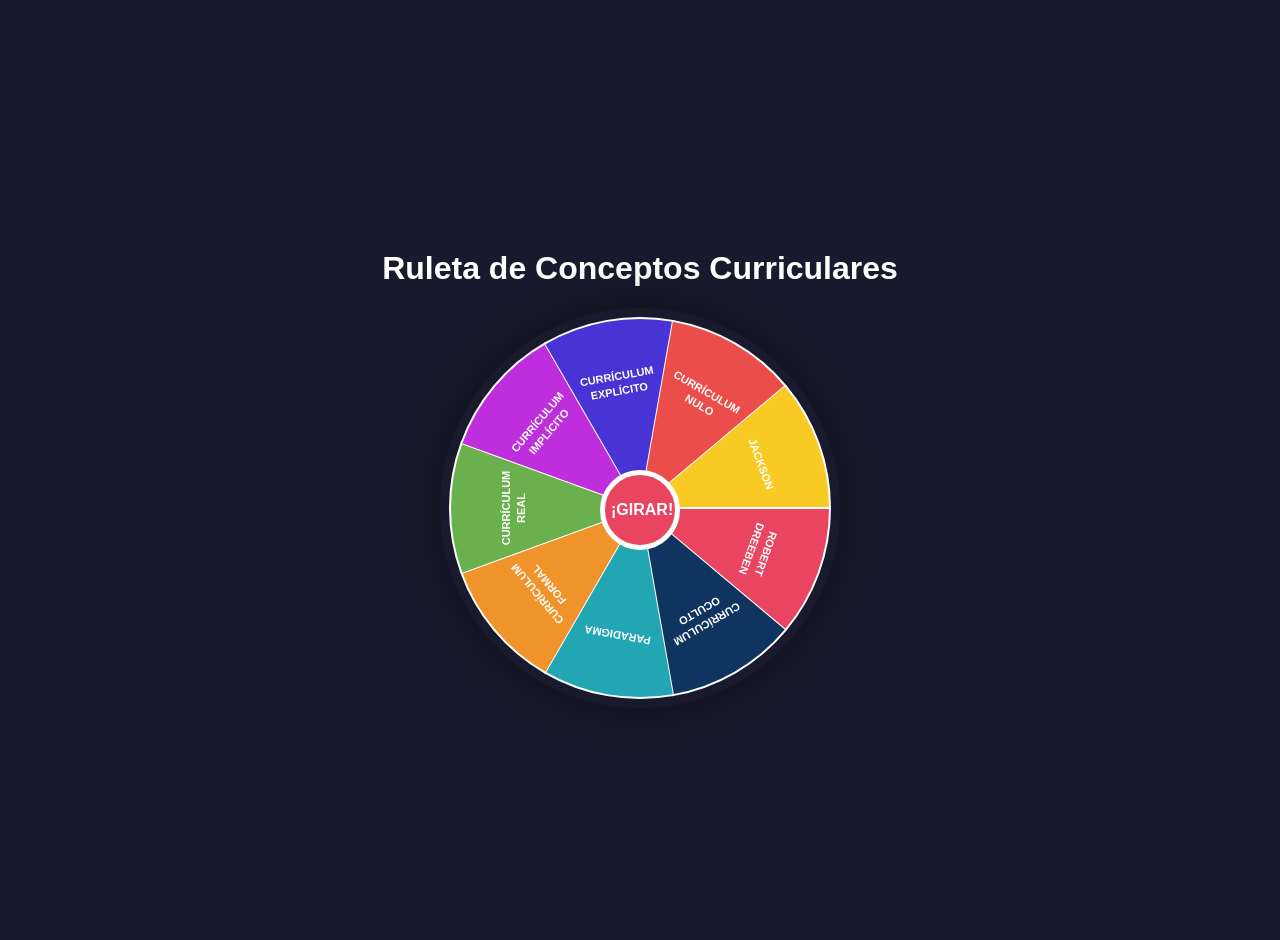
<file: index.html>
<!DOCTYPE html>
<html lang="es">
<head>
    <meta charset="UTF-8">
    <meta name="viewport" content="width=device-width, initial-scale=1.0">
    <title>Ruleta Pedagógica - 5to Grado</title>
    <link rel="stylesheet" href="style.css">
</head>
<body>

    <div class="container">
        <h1>Ruleta de Conceptos Curriculares</h1>
        
        <!-- Hemos quitado el panel de configuración para que solo quede la ruleta -->

        <div class="ruleta-container">
            <canvas id="canvas" width="400" height="400"></canvas>
            <button id="spin">¡GIRAR!</button>
        </div>

        <div id="pregunta-overlay" class="hidden">
            <div class="pregunta-card">
                <h2 id="categoria-nombre"></h2>
                <p id="pregunta-texto"></p>
                <button onclick="cerrarPregunta()" class="btn-close">Continuar</button>
            </div>
        </div>
    </div>

    <script src="script.js"></script>
</body>
</html>
</file>
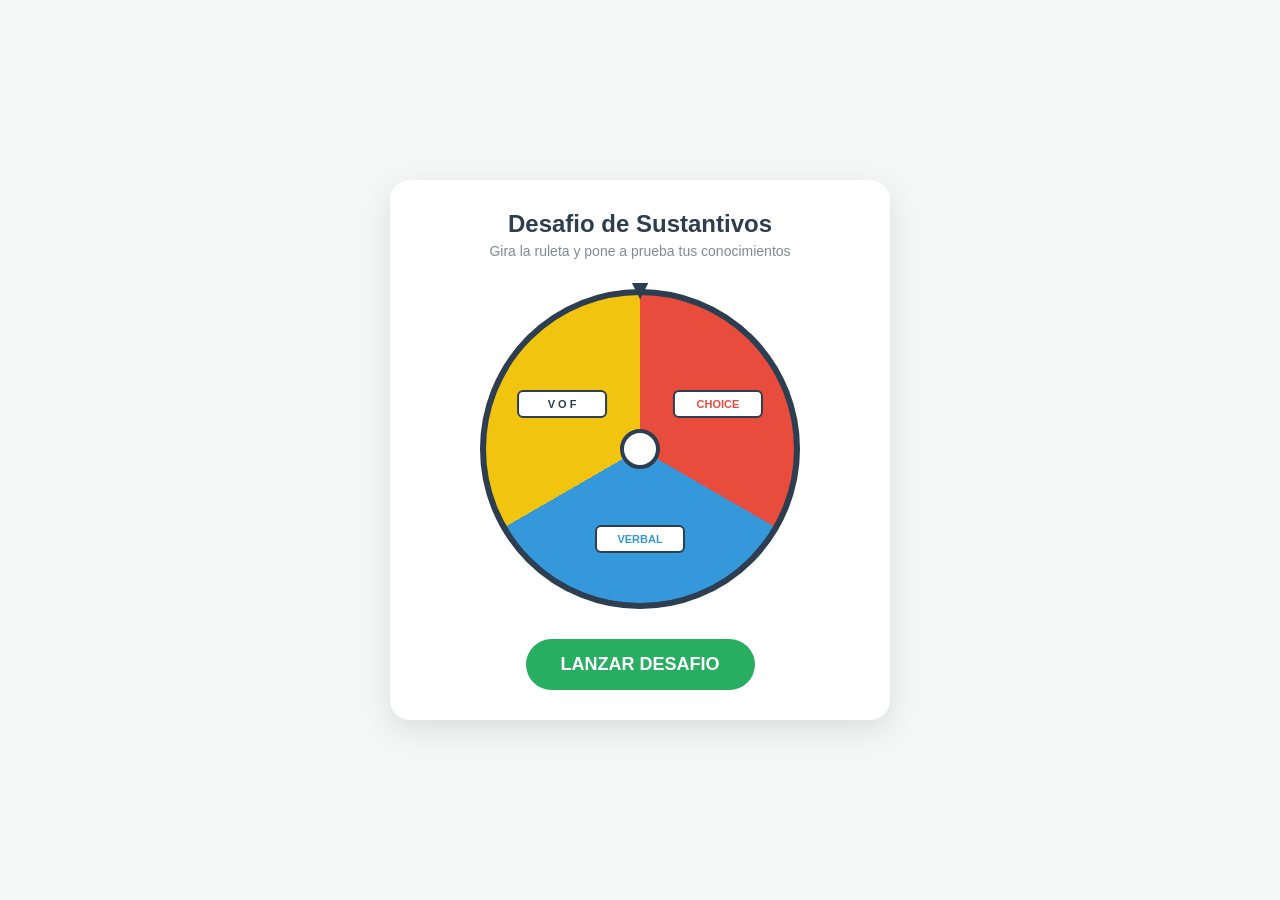
<file: sustantivos.html>
<!DOCTYPE html>
<html lang="es">
<head>
    <meta charset="UTF-8">
    <meta name="viewport" content="width=device-width, initial-scale=1.0">
    <title>Ruleta de Desafio Gramatical</title>
    <style>
        * {
            box-sizing: border-box;
            margin: 0;
            padding: 0;
            font-family: sans-serif;
        }

        body {
            background: #f4f7f6;
            display: flex;
            justify-content: center;
            align-items: center;
            min-height: 100vh;
            padding: 20px;
        }

        .contenedor {
            text-align: center;
            background: #ffffff;
            padding: 30px;
            border-radius: 20px;
            box-shadow: 0 10px 30px rgba(0,0,0,0.1);
            max-width: 500px;
            width: 100%;
        }

        h1 {
            color: #2c3e50;
            font-size: 24px;
            margin-bottom: 5px;
        }

        .subtitulo {
            color: #7f8c8d;
            font-size: 14px;
            margin-bottom: 30px;
        }

        .ruleta-contenedor {
            position: relative;
            width: 320px;
            height: 320px;
            margin: 0 auto 30px auto;
        }

        .indicador {
            position: absolute;
            top: -15px;
            left: 50%;
            transform: translateX(-50%);
            color: #2c3e50;
            font-size: 28px;
            z-index: 10;
        }

        .ruleta {
            width: 100%;
            height: 100%;
            border-radius: 50%;
            border: 6px solid #2c3e50;
            position: relative;
            background: conic-gradient(#e74c3c 0deg 120deg, #3498db 120deg 240deg, #f1c40f 240deg 360deg);
            transform: rotate(0deg);
        }

        .texto-porcion {
            position: absolute;
            width: 90px;
            left: 50%;
            top: 50%;
            background: #ffffff; 
            padding: 6px 4px;
            border-radius: 6px;
            border: 2px solid #2c3e50;
            font-weight: bold; 
            font-size: 11px;
            text-align: center;
        }

        .choice { 
            transform: translate(-50%, -50%) rotate(60deg) translate(0, -90px) rotate(-60deg);
            color: #e74c3c;
        }
        .verbal { 
            transform: translate(-50%, -50%) rotate(180deg) translate(0, -90px) rotate(-180deg);
            color: #3498db;
        }
        .vf { 
            transform: translate(-50%, -50%) rotate(300deg) translate(0, -90px) rotate(-300deg);
            color: #2c3e50;
        }

        .centro-ruleta {
            position: absolute;
            top: 50%;
            left: 50%;
            transform: translate(-50%, -50%);
            width: 40px;
            height: 40px;
            background: #ffffff;
            border: 4px solid #2c3e50;
            border-radius: 50%;
            z-index: 5;
        }

        #boton-girar {
            background: #27ae60;
            color: #ffffff;
            border: none;
            padding: 15px 35px;
            font-size: 18px;
            font-weight: bold;
            border-radius: 50px;
            cursor: pointer;
        }

        .modal {
            display: none; 
            position: fixed;
            top: 0;
            left: 0;
            width: 100%;
            height: 100%;
            background-color: rgba(0, 0, 0, 0.6);
            z-index: 100;
            justify-content: center;
            align-items: center;
        }

        .modal-contenido {
            background-color: #ffffff;
            padding: 30px;
            border-radius: 15px;
            max-width: 400px;
            width: 90%;
            text-align: center;
            border: 3px solid #2c3e50;
            white-space: pre-line; 
            font-size: 18px;
            color: #2c3e50;
        }

        #boton-cerrar {
            margin-top: 25px;
            background-color: #2c3e50;
            color: #ffffff;
            border: none;
            padding: 10px 30px;
            font-size: 16px;
            font-weight: bold;
            border-radius: 8px;
            cursor: pointer;
        }
    </style>
</head>
<body>

    <div class="contenedor">
        <h1>Desafio de Sustantivos</h1>
        <p class="subtitulo">Gira la ruleta y pone a prueba tus conocimientos</p>
        
        <div class="ruleta-contenedor">
            <div class="indicador">▼</div>
            <div id="ruleta" class="ruleta">
                <div class="texto-porcion choice">CHOICE</div>
                <div class="texto-porcion verbal">VERBAL</div>
                <div class="texto-porcion vf">V O F</div>
            </div>
            <div class="centro-ruleta"></div>
        </div>

        <button id="boton-girar">LANZAR DESAFIO</button>
    </div>

    <div id="cuadro-pregunta" class="modal">
        <div class="modal-contenido">
            <p id="texto-pregunta"></p>
            <button id="boton-cerrar">Aceptar</button>
        </div>
    </div>

    <script src="script-sustantivos.js?v=3"></script>
</body>
</html>
</file>
<file: style.css>
body {
    font-family: 'Segoe UI', Tahoma, Geneva, Verdana, sans-serif;
    display: flex;
    justify-content: center;
    align-items: center;
    min-height: 100vh;
    margin: 0;
    background-color: #1a1a2e;
    color: white;
    padding: 20px;
}

.container {
    text-align: center;
    max-width: 600px;
}

/* Panel de Administración */
.admin-panel {
    background: #16213e;
    padding: 20px;
    border-radius: 15px;
    margin-bottom: 30px;
    display: flex;
    flex-direction: column;
    gap: 12px;
    border: 1px solid #0f3460;
}

.admin-panel input, .admin-panel textarea {
    padding: 12px;
    border-radius: 8px;
    border: none;
    background: #0f3460;
    color: white;
    font-size: 14px;
}

.admin-panel textarea {
    height: 60px;
    resize: none;
}

.btn-add {
    background: #e94560;
    color: white;
    padding: 10px;
    border: none;
    border-radius: 8px;
    cursor: pointer;
    font-weight: bold;
}

/* Ruleta */
.ruleta-container {
    position: relative;
    display: inline-block;
}

#canvas {
    border-radius: 50%;
    box-shadow: 0 0 50px rgba(0,0,0,0.5);
}

#spin {
    position: absolute;
    top: 50%;
    left: 50%;
    transform: translate(-50%, -50%);
    width: 80px;
    height: 80px;
    border-radius: 50%;
    border: 5px solid #fff;
    background: #e94560;
    color: white;
    cursor: pointer;
    font-weight: bold;
    font-size: 16px;
}

/* Modal de Pregunta */
#pregunta-overlay {
    position: fixed;
    top: 0;
    left: 0;
    width: 100%;
    height: 100%;
    background: rgba(0,0,0,0.9);
    display: flex;
    justify-content: center;
    align-items: center;
    z-index: 100;
}

.pregunta-card {
    background: white;
    color: #333;
    padding: 40px;
    border-radius: 20px;
    text-align: center;
    width: 80%;
    max-width: 400px;
}

.hidden { display: none !important; }

.btn-close {
    background: #0f3460;
    color: white;
    padding: 10px 25px;
    border: none;
    border-radius: 5px;
    cursor: pointer;
}
</file>
